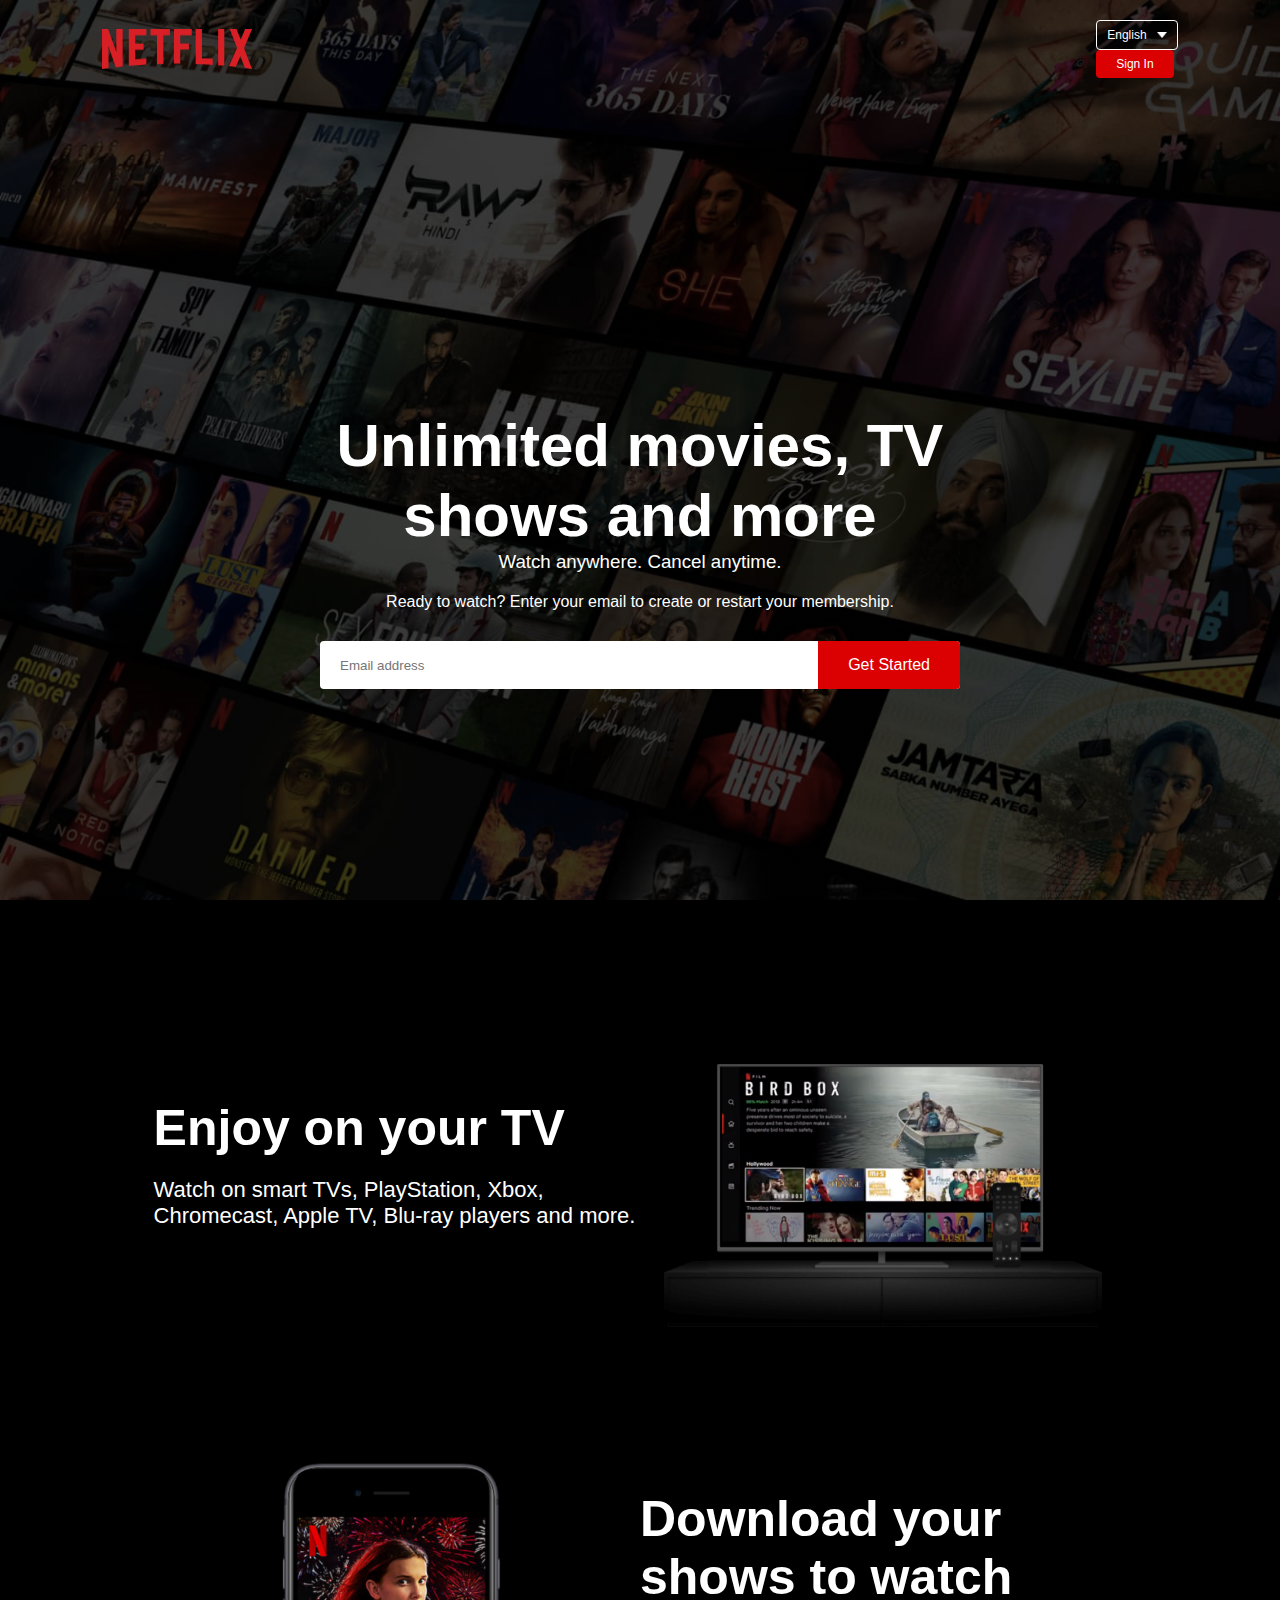
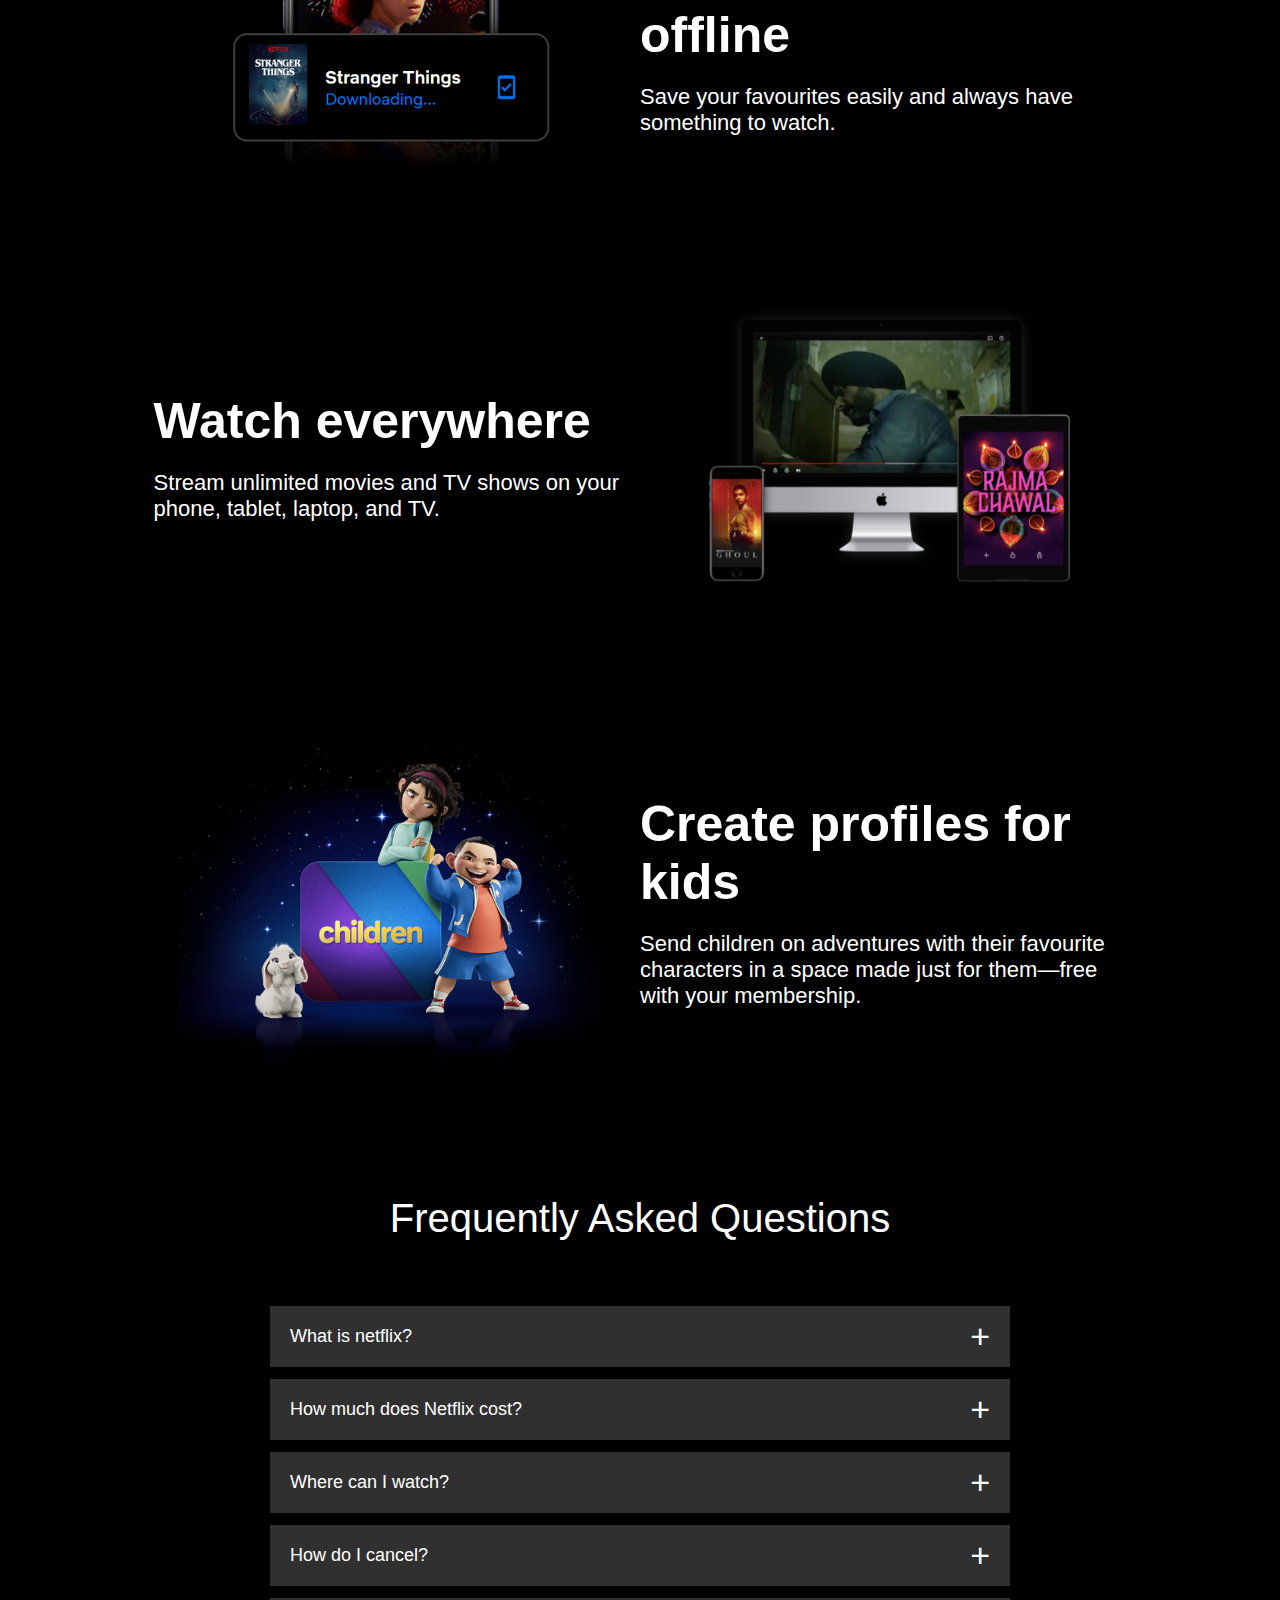
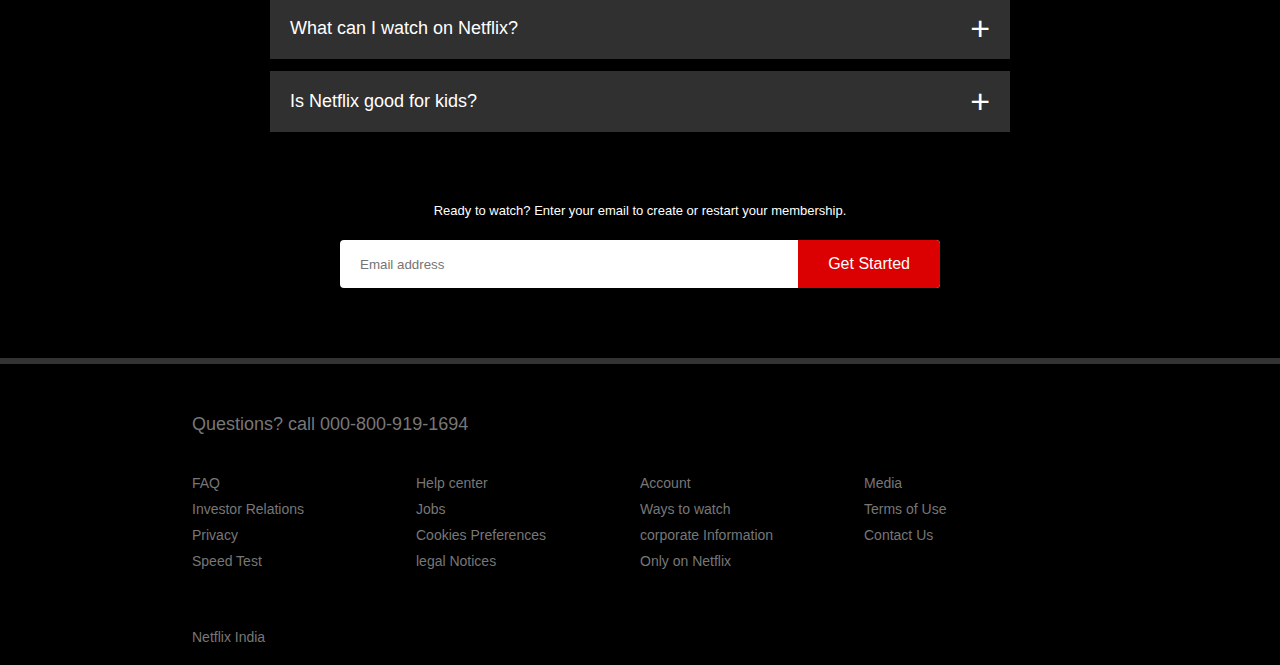
<file: index.html>
<!DOCTYPE html>
<html lang="en">
<head>
    <meta charset="UTF-8">
    <meta name="viewport" content="width=device-width, initial-scale=1.0">
    <title>Netflix</title>
    <link rel="stylesheet" href="style.css">
</head>
<body>
    <div class="header">
        <nav>
            <img src="images/logo.png" class="logo">
            <div>
                <button class="language-btn">English<img src="images/down-icon.png"></button>
                <form action="signin.html"><button>Sign In</button></form>
            </div>
        </nav>
        <div class="header-content">
            <h1>Unlimited movies, TV shows and more</h1>
                <h3>Watch anywhere. Cancel anytime.</h3>
                <p>Ready to watch? Enter your email to create or restart your membership.</p>
                <form class="email-signup">
                    <input type="email" placeholder="Email address" required>
                    <button type="submit">Get Started</button>
                </form>
        </div>
    </div>
    <div class="features">

        <!-- 1st row -->
        <div class="row">
            <div class="text-col">
                <h2>Enjoy on your TV</h2>
                <p>Watch on smart TVs, PlayStation, Xbox, Chromecast, Apple TV, Blu-ray players and more.</p>
            </div>
            <div class="img-col">
                <img src="images/feature-1.png" >
            </div>
        </div>

        <!-- 2nd row -->

        <div class="row">
            <div class="img-col">
                <img src="images/feature-2.png" >
            </div>

            <div class="text-col">
                <h2>Download your shows to watch offline</h2>
                <p>Save your favourites easily and always have something to watch.</p>
            </div>
        </div>

        <!--3rd row  -->

        <div class="row">
            <div class="text-col">
                <h2>Watch everywhere</h2>
                <p>Stream unlimited movies and TV shows on your phone, tablet, laptop, and TV.</p>
            </div>
            <div class="img-col">
                <img src="images/feature-3.png" >
            </div>
        </div>

        <!-- 4th row -->

        <div class="row">
            <div class="img-col">
                <img src="images/feature-4.png" >
            </div>
            <div class="text-col">
                <h2>Create profiles for kids</h2>
                <p>Send children on adventures with their favourite characters in a space made just for them—free with your membership.</p>
            </div>
        </div>
    </div>

    <div class="faq">
        <h2>Frequently Asked Questions</h2>
        <ul class="accordion">

            <!-- 1st list -->
            <li>
                <input type="radio" name="accordion" id="first">
                <label for="first">What is netflix?</label>
                <div class="content">
                    <p>Netflix is a streaming service that offers a wide variety of award-winning TV shows, movies, anime, documentaries and more - on thousands of internet-connected devices.

                        You can watch as much as you want, whenever you want, without a single ad - all for one low monthly price. There's always something new to discover, and new TV shows and movies are added every week!</p>
                </div>
            </li>

            <!-- 2nd list -->

            <li>
                <input type="radio" name="accordion" id="second">
                <label for="second">How much does Netflix cost?</label>
                <div class="content">
                    <p>Watch Netflix on your smartphone, tablet, Smart TV, laptop, or streaming device, all for one fixed monthly fee. Plans range from ₹ 149 to ₹ 649 a month. No extra costs, no contracts.</p>
                </div>
            </li>

            <!-- 3rd list -->

            <li>
                <input type="radio" name="accordion" id="third">
                <label for="third">Where can I watch?</label>
                <div class="content">
                    <p>Watch anywhere, anytime. Sign in with your Netflix account to watch instantly on the web at netflix.com from your personal computer or on any internet-connected device that offers the Netflix app, including smart TVs, smartphones, tablets, streaming media players and game consoles.

                        You can also download your favourite shows with the iOS, Android, or Windows 10 app. Use downloads to watch while you're on the go and without an internet connection. Take Netflix with you anywhere.</p>
                </div>
            </li>

            <!-- 4th list -->

            <li>
                <input type="radio" name="accordion" id="fourth">
                <label for="fourth">How do I cancel?</label>
                <div class="content">
                    <p>Netflix is flexible. There are no annoying contracts and no commitments. You can easily cancel your account online in two clicks. There are no cancellation fees – start or stop your account anytime.</p>
                </div>
            </li>

            <!-- 5th list -->

            <li>
                <input type="radio" name="accordion" id="fifth">
                <label for="fifth">What can I watch on Netflix?</label>
                <div class="content">
                    <p>Netflix has an extensive library of feature films, documentaries, TV shows, anime, award-winning Netflix originals, and more. Watch as much as you want, anytime you want.</p>
                </div>
            </li>

            <!-- 6th list -->

            <li>
                <input type="radio" name="accordion" id="sixth">
                <label for="sixth">Is Netflix  good for kids?</label>
                <div class="content">
                    <p>The Netflix Kids experience is included in your membership to give parents control while kids enjoy family-friendly TV shows and films in their own space.

                        Kids profiles come with PIN-protected parental controls that let you restrict the maturity rating of content kids can watch and block specific titles you don’t want kids to see.</p>
                </div>
            </li>
        </ul>

        <small>Ready to watch? Enter your email to create or restart your membership.</small>
        <form class="email-signup">
            <input type="email" placeholder="Email address" required>
            <button type="submit">Get Started</button>
        </form>
    </div>

<!-- footer section -->
    <div class="footer">
        <h2>Questions? call 000-800-919-1694</h2>
        <div class="row">
            <div class="col">
                <a href="#">FAQ</a>
                <a href="#">Investor Relations</a>
                <a href="#">Privacy</a>
                <a href="#">Speed Test</a>
            </div>
            <div class="col">
                <a href="#">Help center</a>
                <a href="#">Jobs</a>
                <a href="#">Cookies Preferences</a>
                <a href="#">legal Notices</a>
            </div>
            <div class="col">
                <a href="#">Account</a>
                <a href="#">Ways to watch</a>
                <a href="#">corporate Information</a>
                <a href="#">Only on Netflix</a>
            </div>
            <div class="col">
                <a href="#">Media</a>
                <a href="#">Terms of Use</a>
                <a href="#">Contact Us</a>
            </div>
        </div>
         
        <p class="copyright-txt">Netflix India</p>
    </div>
</body>
</html>
</file>
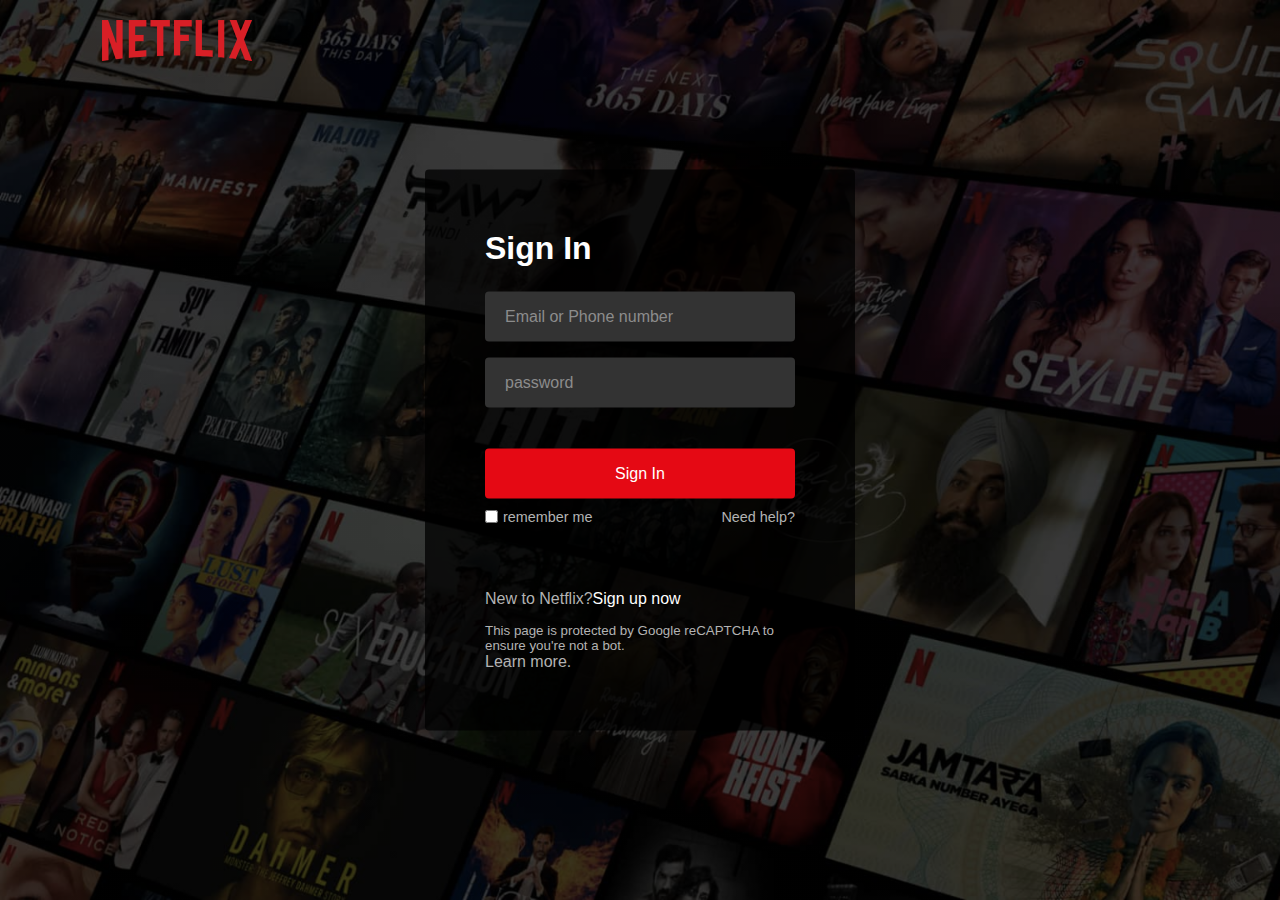
<file: signin.html>
<!DOCTYPE html>
<html lang="en">
<head>
    <meta charset="UTF-8">
    <meta name="viewport" content="width=device-width, initial-scale=1.0">
    <title>Netflix</title>
    <link rel="stylesheet" href="style1.css">
</head>
<body>
    <div class="header">
        <nav>
            <img src="images/logo.png" class="logo">
        </nav>
    </div>
    <div class="form-wrapper">
        <h2>Sign In</h2>
        <form action="">
            <div class="form-control">
                <input type="text" required>
                <label>Email or Phone number</label>
            </div>
            <div class="form-control">
                <input type="password" required>
                <label>password</label>
            </div>
            <button type="submit">Sign In</button>
            <div class="form-help">
                <div class="remember-me">
                    <input type="checkbox" id="remember-me">
                    <label for="remember-me">remember me</label>
                </div>
                <a href="#">Need help?</a>
            </div>
            </form>
            <p>New to Netflix?<a href="#">Sign up now</a></p>
            <small>This page is protected by Google reCAPTCHA to ensure you're not a bot.</small>
            <a href="#">Learn more.</a>
    </div>

    
                
</body>
</html>
</file>
<file: style.css>
*{

    margin:0;
    padding:0;
    font-family: 'poppins',sans-serif;
    box-sizing:border-box;
}
body{
    background: #000;
    color: #fff;

}
.header{
    width: 100%;
    height: 100vh;
    background-image: linear-gradient(rgba(0,0,0,0.7),rgba(0,0,0,0.7)),url(images/header-image.png);
    background-size: cover;
    background-position: center;
    padding: 10px 8%;
    position: relative;

}
nav{
    display: flex;
    align-items: center;
    justify-content: space-between;
    padding: 10px 0;
}
.logo{
    width: 150px;
    cursor: pointer;
}
nav button{
    border: 0;
    outline: 0;
    background: #db0001;
    color: #fff;
    padding: 7px 20px;
    font-size: 12px;
    border-radius: 4px;
    margin-left: 10px;
    cursor: pointer;
}

.language-btn{
    display: inline-flex;
    align-items: center;
    background: transparent;
    border: 1px solid #fff;
    padding: 7px 10px;
    
    
}

.language-btn img{
    width: 10px;
    margin-left: 10px;
}

.sign-btn{
    display: flex;
    margin-left: 100px;
    

}

.header-content{
    position: absolute;
    top: 50%;
    left: 50%;
    transform: translate(-50%,-50%);
    text-align: center;
    margin-top: 100px;
}
.header-content h1{
    font-size: 60px;
    line-height: 70px;
    font-weight: 600;
    max-width: 650px;
}
.header-content h3{
    font-weight: 400;
    margin-bottom: 20px;
}
.email-signup{
    background: #fff;
    border-radius: 4px;
    display: flex;
    align-items: center;
    margin-top: 30px;
    overflow: hidden;
}
.email-signup input{
    flex: 1;
    border: 0;
    outline: 0;
    margin-left: 20px;
}
.email-signup button{
    background: #db0001;
    border: 0;
    outline: 0;
    color: #fff;
    font-size: 16px;
    cursor: pointer;
    padding: 15px 30px;
}

/*....................features..............*/
.features{
    padding: 50px 12%;
    font-size: 22px;

}
.row{
    display: flex;
    width: 100%;
    align-items: center;
    flex-wrap: wrap;
    padding: 50px 0;
}
.text-col{
    flex-basis: 50%;
    margin-bottom: 20px;
}
.img-col{
    flex-basis: 50%;
    margin-bottom: 20px;
}
.img-col img{
    display: block;
    width: 90%;
    margin: auto;
}
.features h2{
    font-size: 50px;
    font-weight: 600;
    margin-bottom: 20px;
}
/*--------------------------FAQ----------------------------*/
.faq{
    padding: 10px 12%;
    text-align: center;
    font-size: 18px;
}
.faq h2{
    font-weight: 500;
    font-size: 40px;
}

.accordion{
    margin: 60px auto;
    width: 100%;
    max-width: 750px;
}
.accordion li{
    list-style: none;
    width: 100%;
    padding: 5px;
}
.accordion li label{
    display: flex;
    align-items: center;
    padding: 20px;
    font-size: 18px;
    font-weight: 500;
    background: #303030;
    margin-bottom: 2px;
    cursor: pointer;
    position: relative;
}
label::after{
    content: '+';
    font-size: 34px;
    position: absolute;
    right: 20px;
    transition: transform 0.5s;
}
input[type="radio"]{
    display: none;
}
.accordion .content{
    background: #303030;
    text-align: left;
    padding: 0 20px;
    max-height: 0;
    overflow: hidden;
    transition: max-height 0.5s,padding 0.5s;
}
.accordion input[type="radio"]:checked+label+.content{
    max-height: 600px;
    padding: 30px 20px;
}
.accordion input[type="radio"]:checked+label::after{
    transform: rotate(135deg);
}
.faq .email-signup{
    max-width: 600px;
    margin: 20px auto 60px;
}
.faq small{
    font-size: 13px;
}

/*----------------------------footer----------------------*/
.footer{
    padding: 50px 15% 10px;
    border-top: 6px solid #333;
    color: #777;

}
.footer h2{
    font-size: 18px;
    font-weight: 400;
    margin-bottom: 30px;
}
.footer .col{
    flex-basis: 25%;
    flex-grow: 1;
    margin-bottom: 20px;
}
.footer .col a{
    display: block;
    text-decoration: none;
    color: #777;
    font-size: 14px;
    margin-bottom: 10px;
}
.footer .row{
    align-items: flex-start;
    padding: 10px 0;

}
.footer .language-btn{
    color: #fff;
    padding: 10px 20px;
    border-radius: 3px;
}
.copyright-txt{
    font-size: 14px;
    margin-top: 20px;
    margin-bottom: 10px;
}
/*-------------------------media-queries-for-small-screen-----------------------*/
@media only screen and (max-width:600px){
    .logo{
        width: 100px;
    }
    nav button{
        padding: 5px 10px;
    }
    nav .language-btn{
        padding: 4px 8px;
    }
    .header-content{
        position: unset;
        transform: none;
        padding-top: 150px;
    }
    .header-content h1{
        font-size: 30px;

    }
    .email-signup button{
        font-size: 12px;
        padding: 10px 15px;
    }
    .text-col,.img-col{
        flex-basis: 100%;
    }
    .features h2{
        font-size: 30px;
    }
    .features p{
        font-size: 15px;
    }
    .row:nth-child(2),.row:nth-child(4){
        flex-direction: column-reverse;
    }
    .features .row{
        padding: 10px 0;
    }
    .faq h2{
        font-size: 20px;
    }
    .accordion .content{
        font-size: 14px;
    }
    .accordion li label{
        padding: 10px;
        font-size: 14px;
    }
    label::after{
        font-size: 22px;
    }
}
</file>
<file: style1.css>
*{

    margin:0;
    padding:0;
    font-family: 'poppins',sans-serif;
    box-sizing:border-box;
}
body{
    background: #000;
    color: #fff;

}
.header{
    width: 100%;
    height: 100vh;
    background-image: linear-gradient(rgba(0,0,0,0.7),rgba(0,0,0,0.7)),url(images/header-image.png);
    background-size: cover;
    background-position: center;
    padding: 10px 8%;
    position: relative;

}
nav{
    display: flex;
    align-items: center;
    justify-content: space-between;
    padding: 10px 0;
}
.logo{
    width: 150px;
    cursor: pointer;
}
nav button{
    border: 0;
    outline: 0;
    background: #db0001;
    color: #fff;
    padding: 7px 20px;
    font-size: 12px;
    border-radius: 4px;
    margin-left: 10px;
    cursor: pointer;
}
.form-wrapper{
    position: absolute;
    left: 50%;
    top: 50%;
    width: 430px;
    padding: 60px;
    border-radius: 4px;
    background: rgba(0,0,0,0.75);
    transform: translate(-50%,-50%);
}
.form-wrapper h2{
    color: #fff;
    font-size: 2rem;
}
.form-wrapper form{
    margin: 25px 0 65px;
}
form .form-control{
    position: relative;
    height: 50px;
    margin-bottom: 16px;
}
.form-control input{
    height: 100%;
    width: 100%;
    background: #333;
    outline: none;
    border: none;
    color: #fff;
    font-size: 1rem;
    border-radius: 4px;
    padding: 0 20px;
}
.form-control input:is(:focus,:valid){
    padding: 16px 20px 0;
    background: #444;
}
.form-control label{
    position: absolute;
    left: 20px;
    top: 50%;
    color: #8c8c8c;
    pointer-events: none;
    font-size: 1rem;
    transform: translateY(-50%);
    transition: all 0.1s ease;
}
.form-control input:is(:focus,:valid)~label{
    font-size: 0.75rem;
    transform: translateY(-130%);
}
form button{
    width: 100%;
    padding: 16px 0;
    font-size: 1rem;
    border: none;
    color: #fff;
    cursor: pointer;
    font-weight: 500;
    border-radius: 4px;
    background: #e50914;
    margin: 25px 0 10px;
    transition: 0.1s ease;
}
form button:hover{
    background: #e50914;
}
form .form-help{
    display: flex;
    justify-content: space-between;
}
form .remember-me{
    display: flex;
}
form .remember-me input{
    margin-right: 5px;
    accent-color: #333;
}
form .form-help :where(label,a){
    font-size: 0.9rem;
}
.form-wrapper :where(label,p,small,a){
    color: #b3b3b3;
}
.form-wrapper p a{
    color: #fff;
}
.form-wrapper small{
    display: block;
    margin-top: 15px;
}
.form-wrapper small a{
    color: #0071eb;
}
.form-wrapper a{
    text-decoration: none;
}
.form-wrapper a:hover{
    text-decoration: underline;
}





@media (max-width:740px){
    body::before{
        display: none;
    }
    nav,.form-wrapper{
        padding: 20px;
    }
    nav a img{
        width: 140px;
    }
    .form-wrapper{
        top: 43%;
        width: 100px;
    }
    .form-wrapper form{
        margin: 25px 0 40px;
    }
}
</file>
